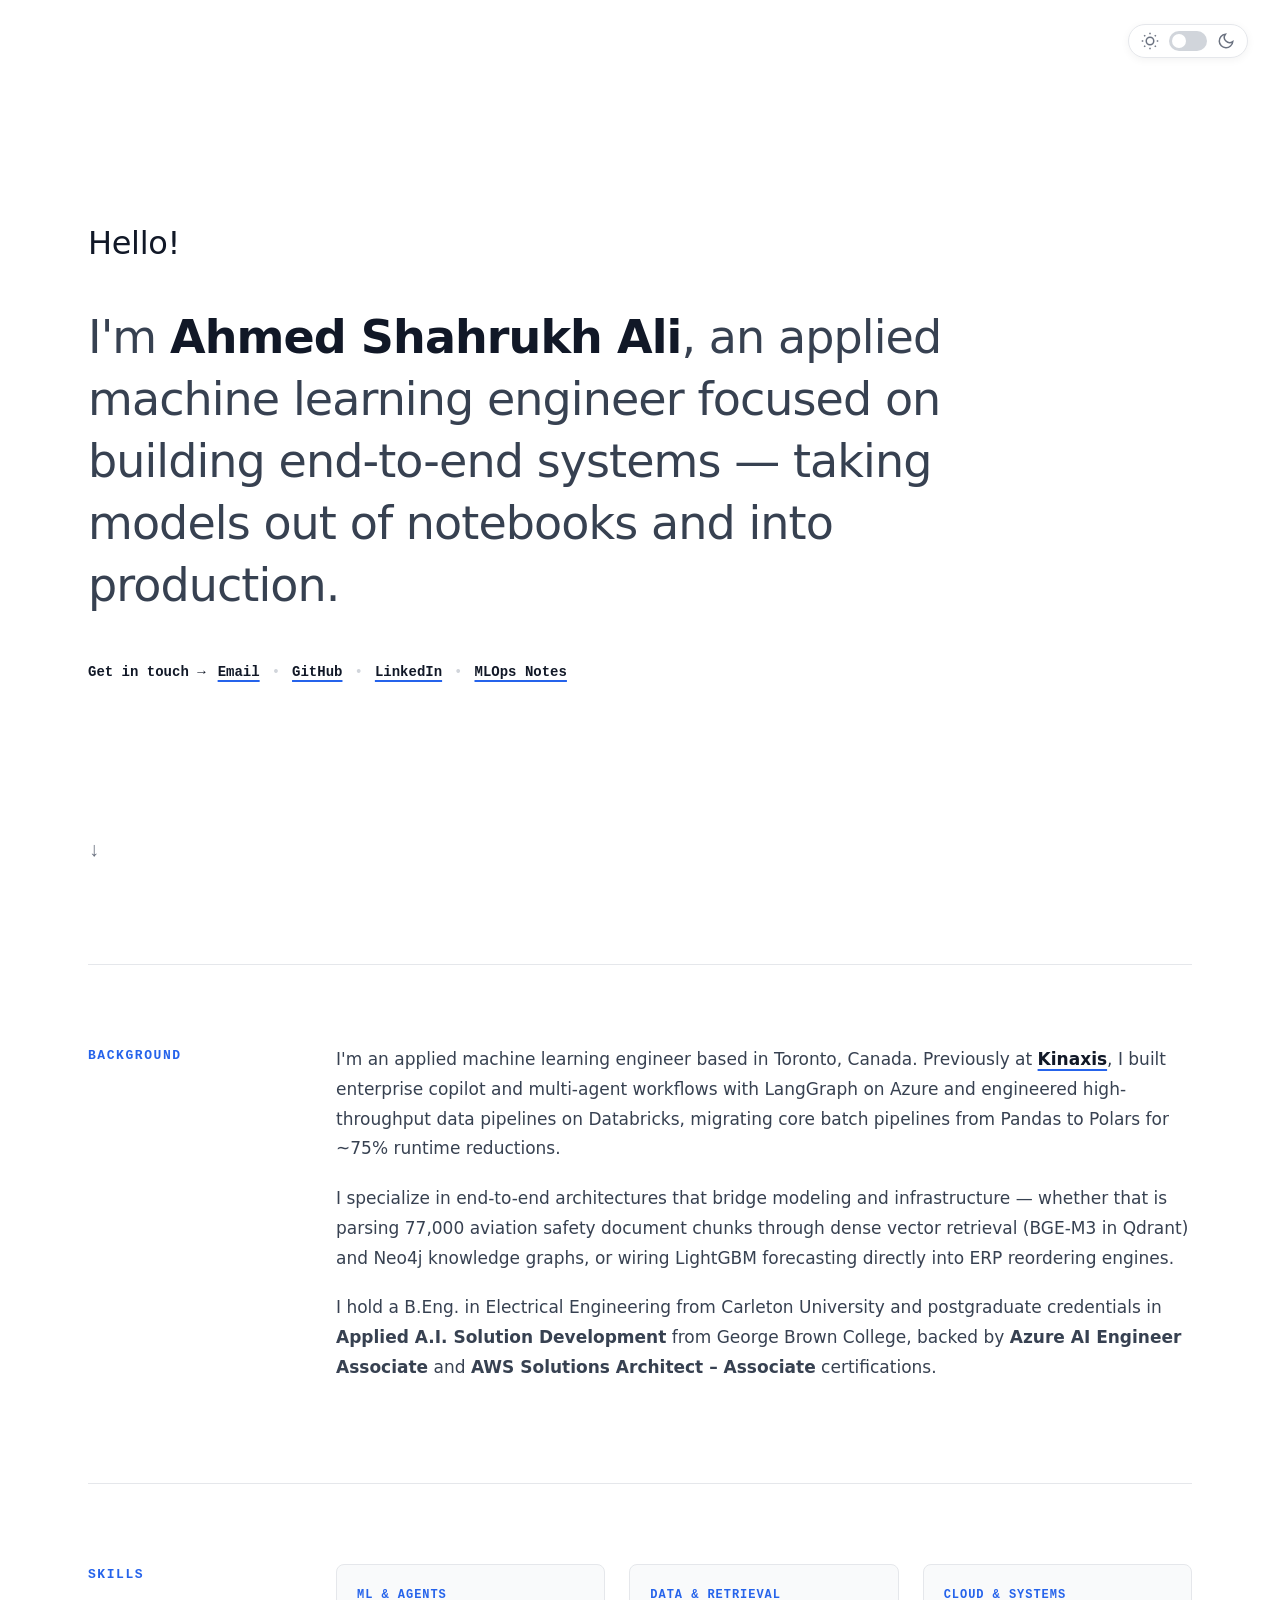
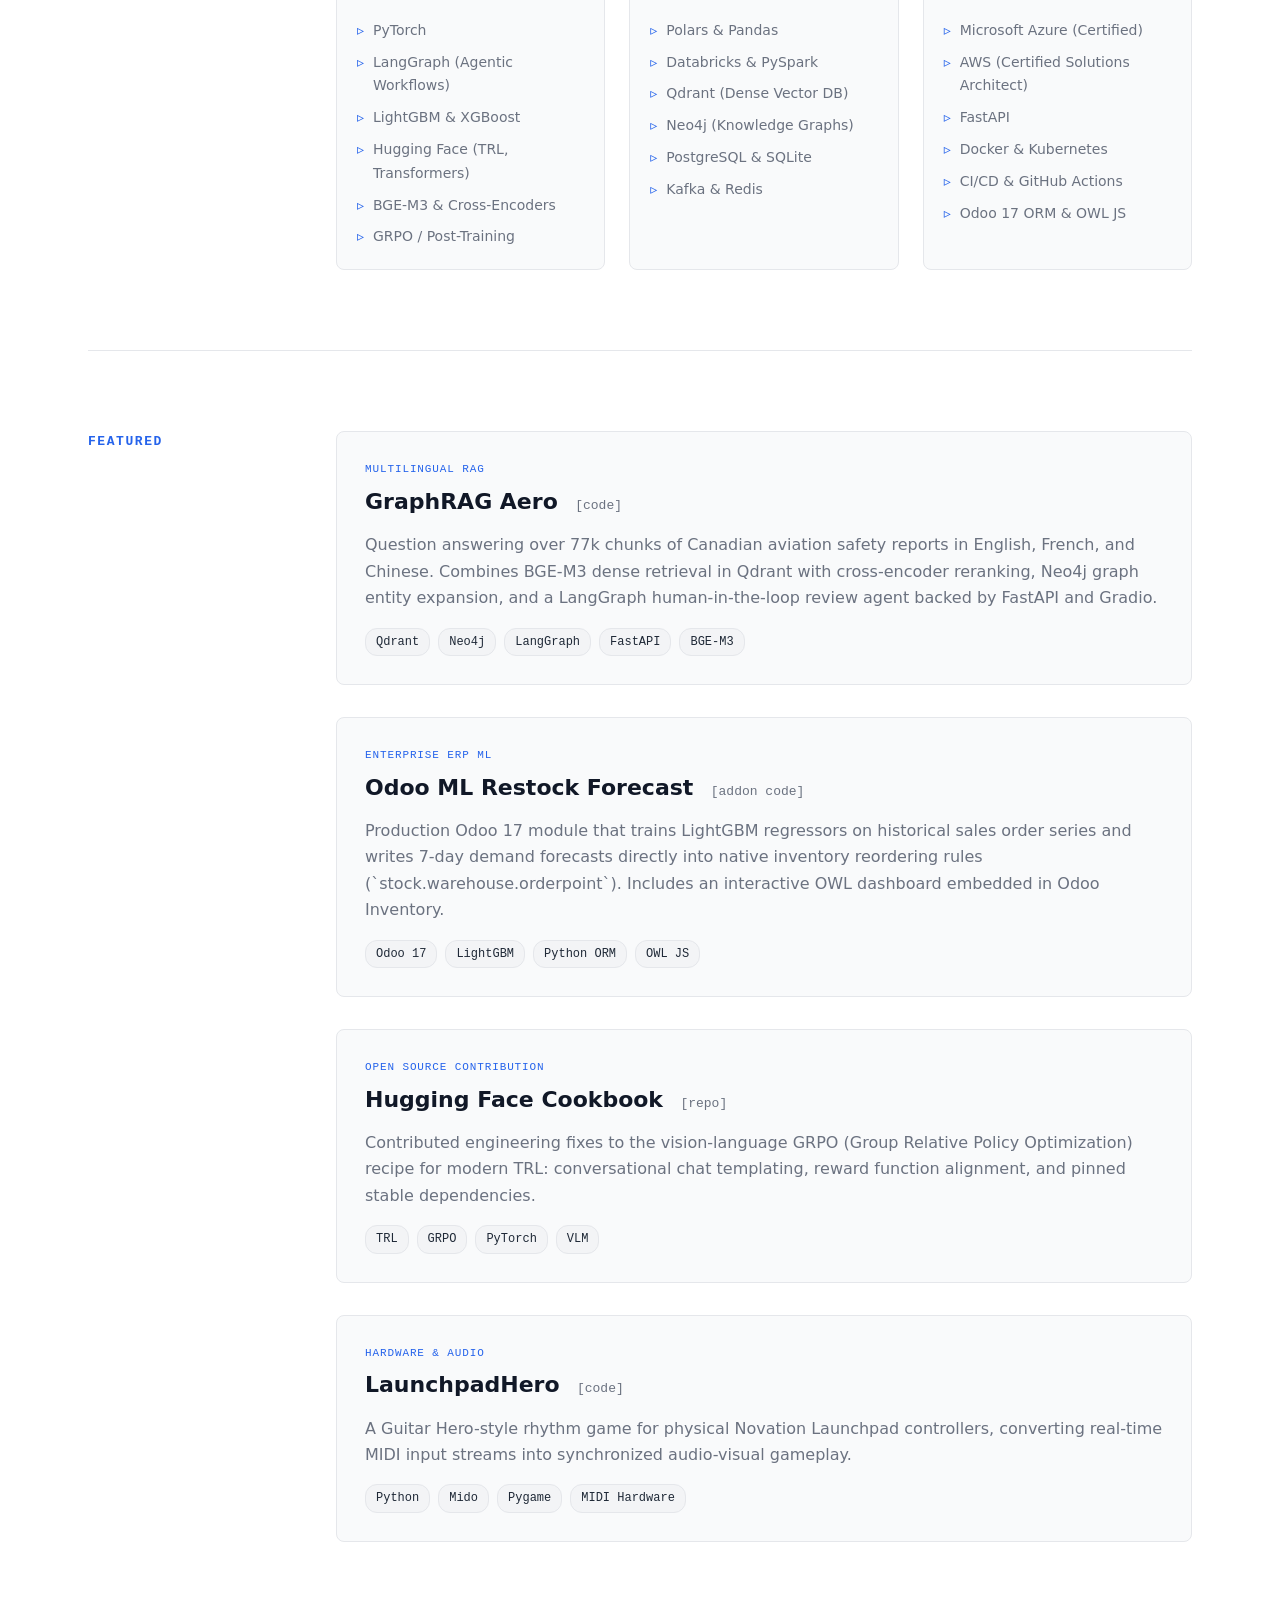
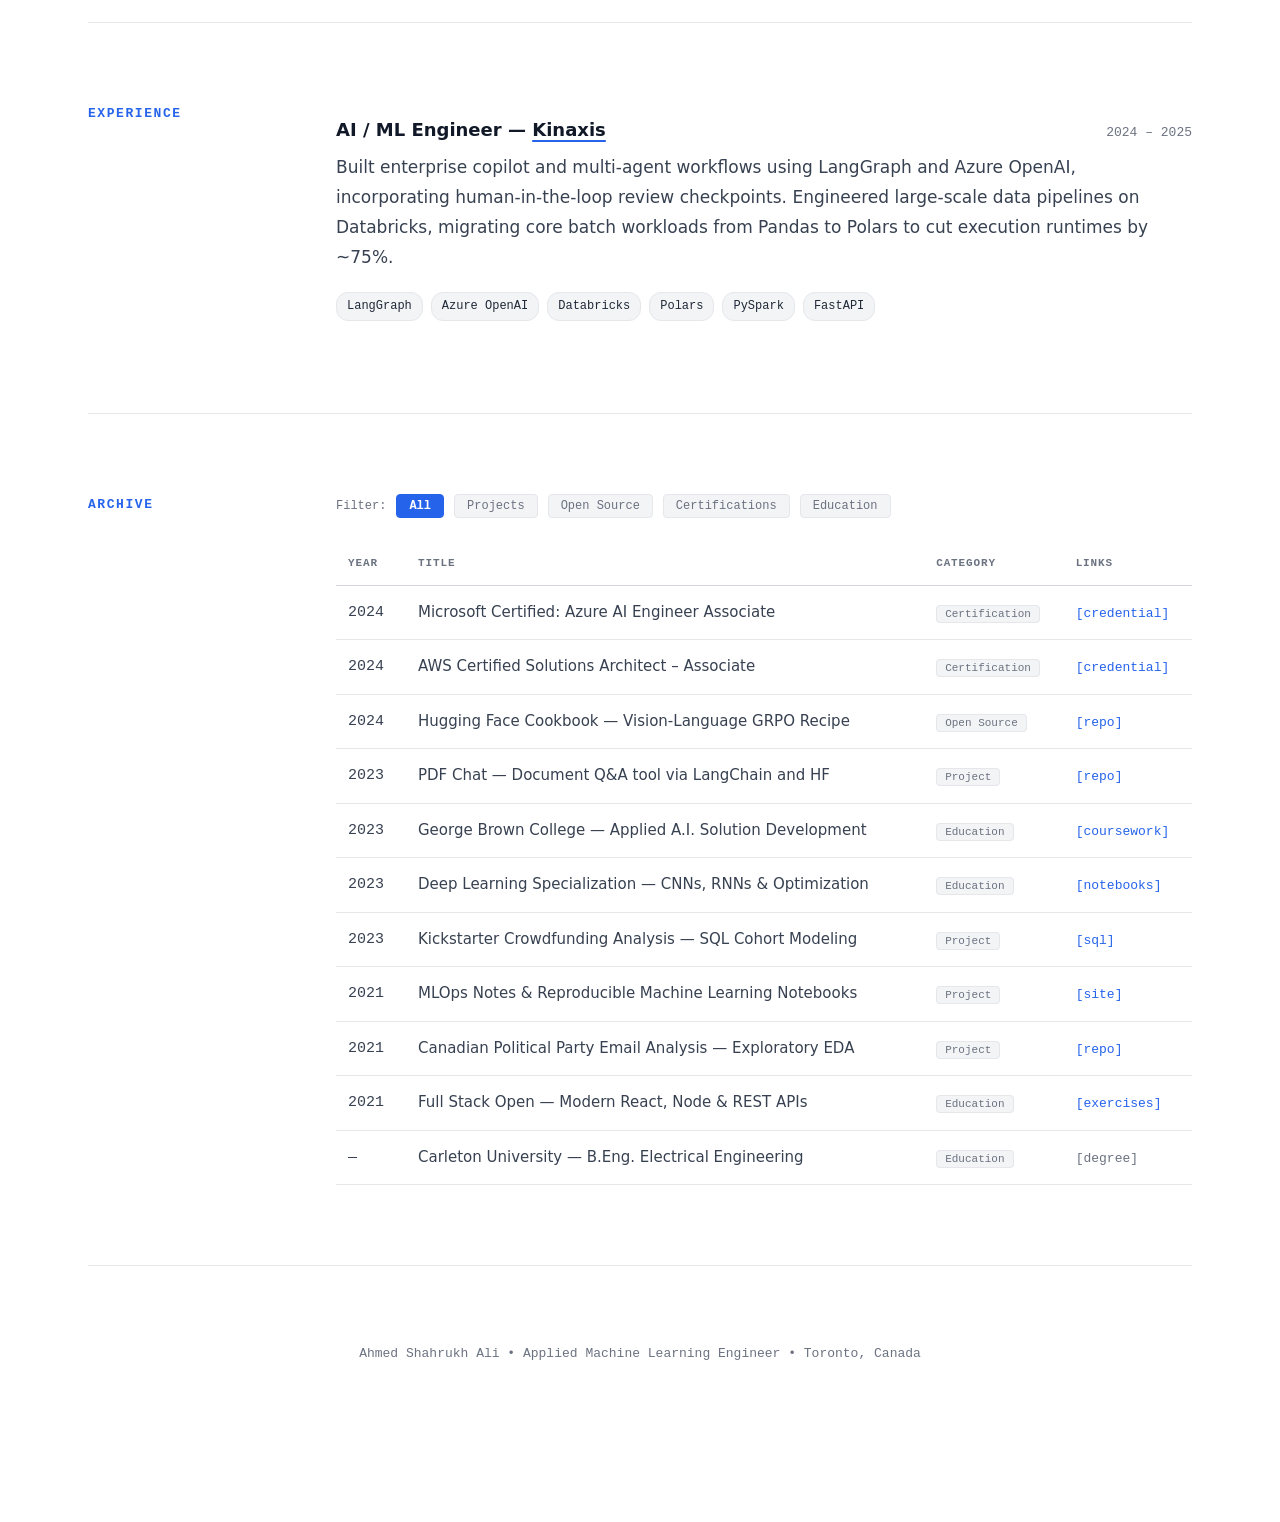
<file: index.html>
<!DOCTYPE html>
<html lang="en">
<head>
  <meta charset="utf-8">
  <meta name="viewport" content="width=device-width, initial-scale=1">
  <title>Ahmed Shahrukh Ali &mdash; Applied ML Engineer</title>
  <meta name="description" content="Applied machine learning engineer building end-to-end systems.">
  <link rel="icon" href="data:image/svg+xml,%3Csvg xmlns='http://www.w3.org/2000/svg' viewBox='0 0 32 32'%3E%3Crect width='32' height='32' rx='6' fill='%23222'/%3E%3Ctext x='16' y='23' font-family='Georgia,serif' font-size='20' text-anchor='middle' fill='%23fff'%3EA%3C/text%3E%3C/svg%3E">
  <link rel="stylesheet" href="style.css">
</head>
<body>

  <!-- Top-Right Dark / Light Mode Toggle Switch -->
  <aside class="theme-switch-wrapper" aria-label="Theme toggle">
    <svg class="theme-icon sun" viewBox="0 0 24 24" width="18" height="18" stroke="currentColor" stroke-width="2" fill="none">
      <circle cx="12" cy="12" r="5"></circle>
      <line x1="12" y1="1" x2="12" y2="3"></line>
      <line x1="12" y1="21" x2="12" y2="23"></line>
      <line x1="4.22" y1="4.22" x2="5.64" y2="5.64"></line>
      <line x1="18.36" y1="18.36" x2="19.78" y2="19.78"></line>
      <line x1="1" y1="12" x2="3" y2="12"></line>
      <line x1="21" y1="12" x2="23" y2="12"></line>
      <line x1="4.22" y1="19.78" x2="5.64" y2="18.36"></line>
      <line x1="18.36" y1="5.64" x2="19.78" y2="4.22"></line>
    </svg>
    <label class="switch" for="theme-toggle" aria-label="Toggle dark mode">
      <input type="checkbox" id="theme-toggle" />
      <span class="slider"></span>
    </label>
    <svg class="theme-icon moon" viewBox="0 0 24 24" width="18" height="18" stroke="currentColor" stroke-width="2" fill="none">
      <path d="M21 12.79A9 9 0 1 1 11.21 3 7 7 0 0 0 21 12.79z"></path>
    </svg>
  </aside>

  <div class="site-wrapper">

    <!-- 100vh Full Splash Hero Screen (Nothing else visible until you scroll) -->
    <header class="intro-splash" id="intro">
      <div class="intro-splash__inner">
        <h1 class="intro__hello">Hello!</h1>

        <h2 class="intro__tagline">
          I'm <span class="name">Ahmed Shahrukh Ali</span>, an applied machine learning engineer focused on building end-to-end systems &mdash; taking models out of notebooks and into production.
        </h2>

        <div class="intro__contact">
          <span class="contact-prompt">Get in touch &rarr;</span>
          <a href="mailto:ahmedshahrukhali@gmail.com" class="highlight-link">Email</a>
          <span class="dot">&bull;</span>
          <a href="https://github.com/ahmedshahrukhali" class="highlight-link" target="_blank" rel="noopener">GitHub</a>
          <span class="dot">&bull;</span>
          <a href="https://linkedin.com/in/ahmedshahrukhali" class="highlight-link" target="_blank" rel="noopener">LinkedIn</a>
          <span class="dot">&bull;</span>
          <a href="https://ahmedshahrukhali.github.io/mlops/" class="highlight-link" target="_blank" rel="noopener">MLOps Notes</a>
        </div>
      </div>

      <!-- Subtle scroll indicator -->
      <a href="#background" class="scroll-down" aria-label="Scroll to content">
        <span>&darr;</span>
      </a>
    </header>

    <!-- Main Content Flow (Appears only on scroll) -->
    <main class="content-flow">

      <!-- Section 1: Background -->
      <section class="section" id="background">
        <div class="section__title">Background</div>
        <div class="section__content">
          <p>
            I'm an applied machine learning engineer based in Toronto, Canada. Previously at <a href="https://www.kinaxis.com/" class="highlight-link" target="_blank" rel="noopener">Kinaxis</a>, I built enterprise copilot and multi-agent workflows with LangGraph on Azure and engineered high-throughput data pipelines on Databricks, migrating core batch pipelines from Pandas to Polars for ~75% runtime reductions.
          </p>
          <p>
            I specialize in end-to-end architectures that bridge modeling and infrastructure &mdash; whether that is parsing 77,000 aviation safety document chunks through dense vector retrieval (BGE-M3 in Qdrant) and Neo4j knowledge graphs, or wiring LightGBM forecasting directly into ERP reordering engines.
          </p>
          <p>
            I hold a B.Eng. in Electrical Engineering from Carleton University and postgraduate credentials in <strong>Applied A.I. Solution Development</strong> from George Brown College, backed by <strong>Azure AI Engineer Associate</strong> and <strong>AWS Solutions Architect &ndash; Associate</strong> certifications.
          </p>
        </div>
      </section>

      <!-- Section 2: Skills (3-Column Categorized Grid) -->
      <section class="section" id="skills">
        <div class="section__title">Skills</div>
        <div class="section__content">
          <div class="skill-grid">
            <div class="skill-col">
              <h3 class="skill-heading">ML &amp; Agents</h3>
              <ul>
                <li>PyTorch</li>
                <li>LangGraph (Agentic Workflows)</li>
                <li>LightGBM &amp; XGBoost</li>
                <li>Hugging Face (TRL, Transformers)</li>
                <li>BGE-M3 &amp; Cross-Encoders</li>
                <li>GRPO / Post-Training</li>
              </ul>
            </div>
            <div class="skill-col">
              <h3 class="skill-heading">Data &amp; Retrieval</h3>
              <ul>
                <li>Polars &amp; Pandas</li>
                <li>Databricks &amp; PySpark</li>
                <li>Qdrant (Dense Vector DB)</li>
                <li>Neo4j (Knowledge Graphs)</li>
                <li>PostgreSQL &amp; SQLite</li>
                <li>Kafka &amp; Redis</li>
              </ul>
            </div>
            <div class="skill-col">
              <h3 class="skill-heading">Cloud &amp; Systems</h3>
              <ul>
                <li>Microsoft Azure (Certified)</li>
                <li>AWS (Certified Solutions Architect)</li>
                <li>FastAPI</li>
                <li>Docker &amp; Kubernetes</li>
                <li>CI/CD &amp; GitHub Actions</li>
                <li>Odoo 17 ORM &amp; OWL JS</li>
              </ul>
            </div>
          </div>
        </div>
      </section>

      <!-- Section 3: Featured Projects -->
      <section class="section" id="featured">
        <div class="section__title">Featured</div>
        <div class="section__content">
          <div class="featured-list">

            <article class="featured-card">
              <div class="featured-header">
                <span class="featured-label">Multilingual RAG</span>
                <h3 class="featured-title"><a href="https://github.com/ahmedshahrukhali/graphrag-aero" target="_blank" rel="noopener">GraphRAG Aero</a></h3>
                <div class="featured-links">
                  <a href="https://github.com/ahmedshahrukhali/graphrag-aero" target="_blank" rel="noopener">[code]</a>
                </div>
              </div>
              <p>
                Question answering over 77k chunks of Canadian aviation safety reports in English, French, and Chinese. Combines BGE-M3 dense retrieval in Qdrant with cross-encoder reranking, Neo4j graph entity expansion, and a LangGraph human-in-the-loop review agent backed by FastAPI and Gradio.
              </p>
              <ul class="tag-list">
                <li>Qdrant</li>
                <li>Neo4j</li>
                <li>LangGraph</li>
                <li>FastAPI</li>
                <li>BGE-M3</li>
              </ul>
            </article>

            <article class="featured-card">
              <div class="featured-header">
                <span class="featured-label">Enterprise ERP ML</span>
                <h3 class="featured-title"><a href="https://github.com/ahmedshahrukhali/odoo-ml-forecast" target="_blank" rel="noopener">Odoo ML Restock Forecast</a></h3>
                <div class="featured-links">
                  <a href="https://github.com/ahmedshahrukhali/odoo-ml-forecast" target="_blank" rel="noopener">[addon code]</a>
                </div>
              </div>
              <p>
                Production Odoo 17 module that trains LightGBM regressors on historical sales order series and writes 7-day demand forecasts directly into native inventory reordering rules (`stock.warehouse.orderpoint`). Includes an interactive OWL dashboard embedded in Odoo Inventory.
              </p>
              <ul class="tag-list">
                <li>Odoo 17</li>
                <li>LightGBM</li>
                <li>Python ORM</li>
                <li>OWL JS</li>
              </ul>
            </article>

            <article class="featured-card">
              <div class="featured-header">
                <span class="featured-label">Open Source Contribution</span>
                <h3 class="featured-title"><a href="https://github.com/huggingface/cookbook" target="_blank" rel="noopener">Hugging Face Cookbook</a></h3>
                <div class="featured-links">
                  <a href="https://github.com/huggingface/cookbook" target="_blank" rel="noopener">[repo]</a>
                </div>
              </div>
              <p>
                Contributed engineering fixes to the vision-language GRPO (Group Relative Policy Optimization) recipe for modern TRL: conversational chat templating, reward function alignment, and pinned stable dependencies.
              </p>
              <ul class="tag-list">
                <li>TRL</li>
                <li>GRPO</li>
                <li>PyTorch</li>
                <li>VLM</li>
              </ul>
            </article>

            <article class="featured-card">
              <div class="featured-header">
                <span class="featured-label">Hardware &amp; Audio</span>
                <h3 class="featured-title"><a href="https://github.com/ahmedshahrukhali/LaunchpadHero" target="_blank" rel="noopener">LaunchpadHero</a></h3>
                <div class="featured-links">
                  <a href="https://github.com/ahmedshahrukhali/LaunchpadHero" target="_blank" rel="noopener">[code]</a>
                </div>
              </div>
              <p>
                A Guitar Hero-style rhythm game for physical Novation Launchpad controllers, converting real-time MIDI input streams into synchronized audio-visual gameplay.
              </p>
              <ul class="tag-list">
                <li>Python</li>
                <li>Mido</li>
                <li>Pygame</li>
                <li>MIDI Hardware</li>
              </ul>
            </article>

          </div>
        </div>
      </section>

      <!-- Section 4: Experience -->
      <section class="section" id="experience">
        <div class="section__title">Experience</div>
        <div class="section__content">
          <div class="job-item">
            <div class="job-meta">
              <h3 class="job-role">AI / ML Engineer &mdash; <a href="https://www.kinaxis.com/" class="highlight-link" target="_blank" rel="noopener">Kinaxis</a></h3>
              <span class="job-date">2024 &ndash; 2025</span>
            </div>
            <p class="job-desc">
              Built enterprise copilot and multi-agent workflows using LangGraph and Azure OpenAI, incorporating human-in-the-loop review checkpoints. Engineered large-scale data pipelines on Databricks, migrating core batch workloads from Pandas to Polars to cut execution runtimes by ~75%.
            </p>
            <ul class="tag-list" style="margin-top: 12px;">
              <li>LangGraph</li>
              <li>Azure OpenAI</li>
              <li>Databricks</li>
              <li>Polars</li>
              <li>PySpark</li>
              <li>FastAPI</li>
            </ul>
          </div>
        </div>
      </section>

      <!-- Section 5: Archive (with Filter Controls) -->
      <section class="section" id="archive">
        <div class="section__title">Archive</div>
        <div class="section__content">

          <div class="filter-bar">
            <span class="filter-label">Filter:</span>
            <button class="filter-btn active" data-filter="all">All</button>
            <button class="filter-btn" data-filter="project">Projects</button>
            <button class="filter-btn" data-filter="open source">Open Source</button>
            <button class="filter-btn" data-filter="certification">Certifications</button>
            <button class="filter-btn" data-filter="education">Education</button>
          </div>

          <table class="archive-table">
            <thead>
              <tr>
                <th>Year</th>
                <th>Title</th>
                <th>Category</th>
                <th>Links</th>
              </tr>
            </thead>
            <tbody id="archive-body">
              <tr data-tag="certification">
                <td class="archive-year">2024</td>
                <td class="archive-title">Microsoft Certified: Azure AI Engineer Associate</td>
                <td><span class="badge">Certification</span></td>
                <td class="archive-links"><a href="https://learn.microsoft.com/en-us/credentials/certifications/azure-ai-engineer/" target="_blank" rel="noopener">[credential]</a></td>
              </tr>
              <tr data-tag="certification">
                <td class="archive-year">2024</td>
                <td class="archive-title">AWS Certified Solutions Architect &ndash; Associate</td>
                <td><span class="badge">Certification</span></td>
                <td class="archive-links"><a href="https://aws.amazon.com/certification/certified-solutions-architect-associate/" target="_blank" rel="noopener">[credential]</a></td>
              </tr>
              <tr data-tag="open source">
                <td class="archive-year">2024</td>
                <td class="archive-title">Hugging Face Cookbook &mdash; Vision-Language GRPO Recipe</td>
                <td><span class="badge">Open Source</span></td>
                <td class="archive-links"><a href="https://github.com/huggingface/cookbook" target="_blank" rel="noopener">[repo]</a></td>
              </tr>
              <tr data-tag="project">
                <td class="archive-year">2023</td>
                <td class="archive-title">PDF Chat &mdash; Document Q&amp;A tool via LangChain and HF</td>
                <td><span class="badge">Project</span></td>
                <td class="archive-links"><a href="https://github.com/ahmedshahrukhali/PDFChatGradio" target="_blank" rel="noopener">[repo]</a></td>
              </tr>
              <tr data-tag="education">
                <td class="archive-year">2023</td>
                <td class="archive-title">George Brown College &mdash; Applied A.I. Solution Development</td>
                <td><span class="badge">Education</span></td>
                <td class="archive-links"><a href="https://github.com/ahmedshahrukhali/MLatGB" target="_blank" rel="noopener">[coursework]</a></td>
              </tr>
              <tr data-tag="education">
                <td class="archive-year">2023</td>
                <td class="archive-title">Deep Learning Specialization &mdash; CNNs, RNNs &amp; Optimization</td>
                <td><span class="badge">Education</span></td>
                <td class="archive-links"><a href="https://github.com/ahmedshahrukhali/AcademicProjects" target="_blank" rel="noopener">[notebooks]</a></td>
              </tr>
              <tr data-tag="project">
                <td class="archive-year">2023</td>
                <td class="archive-title">Kickstarter Crowdfunding Analysis &mdash; SQL Cohort Modeling</td>
                <td><span class="badge">Project</span></td>
                <td class="archive-links"><a href="https://github.com/ahmedshahrukhali/KickstarterSQL" target="_blank" rel="noopener">[sql]</a></td>
              </tr>
              <tr data-tag="project">
                <td class="archive-year">2021</td>
                <td class="archive-title">MLOps Notes &amp; Reproducible Machine Learning Notebooks</td>
                <td><span class="badge">Project</span></td>
                <td class="archive-links"><a href="https://ahmedshahrukhali.github.io/mlops/" target="_blank" rel="noopener">[site]</a></td>
              </tr>
              <tr data-tag="project">
                <td class="archive-year">2021</td>
                <td class="archive-title">Canadian Political Party Email Analysis &mdash; Exploratory EDA</td>
                <td><span class="badge">Project</span></td>
                <td class="archive-links"><a href="https://github.com/ahmedshahrukhali/sedna-exercise" target="_blank" rel="noopener">[repo]</a></td>
              </tr>
              <tr data-tag="education">
                <td class="archive-year">2021</td>
                <td class="archive-title">Full Stack Open &mdash; Modern React, Node &amp; REST APIs</td>
                <td><span class="badge">Education</span></td>
                <td class="archive-links"><a href="https://github.com/ahmedshahrukhali/fullstackopen" target="_blank" rel="noopener">[exercises]</a></td>
              </tr>
              <tr data-tag="education">
                <td class="archive-year">&mdash;</td>
                <td class="archive-title">Carleton University &mdash; B.Eng. Electrical Engineering</td>
                <td><span class="badge">Education</span></td>
                <td class="archive-links"><span style="color: var(--muted); font-family: var(--font-mono); font-size: 13px;">[degree]</span></td>
              </tr>
            </tbody>
          </table>

        </div>
      </section>

      <!-- Footer -->
      <footer class="footer">
        <p>Ahmed Shahrukh Ali &bull; Applied Machine Learning Engineer &bull; Toronto, Canada</p>
      </footer>

    </main>

  </div>

  <script>
    // Theme toggle (Defaults to Light mode, persists in localStorage)
    const toggle = document.getElementById('theme-toggle');
    const storedTheme = localStorage.getItem('theme');

    if (storedTheme === 'dark') {
      document.documentElement.classList.add('dark');
      toggle.checked = true;
    } else {
      document.documentElement.classList.remove('dark');
      toggle.checked = false;
    }

    toggle.addEventListener('change', () => {
      if (toggle.checked) {
        document.documentElement.classList.add('dark');
        localStorage.setItem('theme', 'dark');
      } else {
        document.documentElement.classList.remove('dark');
        localStorage.setItem('theme', 'light');
      }
    });

    // Archive category filtering
    const filterBtns = document.querySelectorAll('.filter-btn');
    const tableRows = document.querySelectorAll('#archive-body tr');

    filterBtns.forEach(btn => {
      btn.addEventListener('click', () => {
        filterBtns.forEach(b => b.classList.remove('active'));
        btn.classList.add('active');

        const filterVal = btn.getAttribute('data-filter');
        tableRows.forEach(row => {
          const tag = row.getAttribute('data-tag');
          if (filterVal === 'all' || tag === filterVal) {
            row.style.display = '';
          } else {
            row.style.display = 'none';
          }
        });
      });
    });
  </script>
</body>
</html>
</file>
<file: style.css>
/* ==========================================================================
   Base Theme Variables (Default Light Mode matching bchiang7 screenshot)
   ========================================================================== */
:root {
  --bg: #ffffff;
  --fg: #374151;
  --heading: #111827;
  --muted: #6b7280;
  --card-bg: #f9fafb;
  --card-hover: #f3f4f6;
  --border: #e5e7eb;
  --border-strong: #d1d5db;
  --accent: #2563eb;
  --accent-hover: #1d4ed8;
  --tag-bg: #f3f4f6;
  --tag-fg: #1f2937;
  --tag-border: #e5e7eb;
  --highlight-underline: #2563eb;
  --font-sans: system-ui, -apple-system, BlinkMacSystemFont, "Segoe UI", Roboto, Helvetica, Arial, sans-serif;
  --font-mono: ui-monospace, SFMono-Regular, "SF Mono", Menlo, Consolas, "Liberation Mono", monospace;
}

/* Optional Dark Mode (via html.dark toggle) */
html.dark {
  --bg: #0a1120;
  --fg: #cbd5e1;
  --heading: #f8fafc;
  --muted: #8492a6;
  --card-bg: #111c30;
  --card-hover: #16243d;
  --border: #1e2e4a;
  --border-strong: #2d4369;
  --accent: #38bdf8;
  --accent-hover: #7dd3fc;
  --tag-bg: #16243d;
  --tag-fg: #7dd3fc;
  --tag-border: #22375a;
  --highlight-underline: #38bdf8;
}

* { box-sizing: border-box; }
html { -webkit-text-size-adjust: 100%; scroll-behavior: smooth; }

body {
  margin: 0;
  background: var(--bg);
  color: var(--fg);
  font-family: var(--font-sans);
  font-size: 17px;
  line-height: 1.7;
  transition: background-color 0.2s ease, color 0.2s ease;
}

/* ==========================================================================
   Top-Right Fixed Theme Switcher (bchiang7.github.io style)
   ========================================================================== */
.theme-switch-wrapper {
  position: fixed;
  top: 24px;
  right: 32px;
  z-index: 1000;
  display: flex;
  align-items: center;
  gap: 10px;
  background: var(--bg);
  padding: 6px 12px;
  border-radius: 999px;
  border: 1px solid var(--border);
  box-shadow: 0 2px 8px rgba(0, 0, 0, 0.05);
}

.theme-icon {
  color: var(--muted);
  display: block;
}

.switch {
  position: relative;
  display: inline-block;
  width: 38px;
  height: 20px;
}

.switch input {
  opacity: 0;
  width: 0;
  height: 0;
}

.slider {
  position: absolute;
  cursor: pointer;
  top: 0;
  left: 0;
  right: 0;
  bottom: 0;
  background-color: var(--border-strong);
  transition: 0.2s;
  border-radius: 20px;
}

.slider:before {
  position: absolute;
  content: "";
  height: 14px;
  width: 14px;
  left: 3px;
  bottom: 3px;
  background-color: white;
  transition: 0.2s;
  border-radius: 50%;
}

input:checked + .slider {
  background-color: var(--accent);
}

input:checked + .slider:before {
  transform: translateX(18px);
}

/* ==========================================================================
   Full 100vh Splash Screen (bchiang7.github.io initial viewport)
   ========================================================================== */
.site-wrapper {
  width: 100%;
}

.intro-splash {
  height: 100vh;
  min-height: 600px;
  width: 100%;
  max-width: 1200px;
  margin: 0 auto;
  padding: 0 48px;
  display: flex;
  flex-direction: column;
  justify-content: center;
  position: relative;
}

.intro-splash__inner {
  display: flex;
  flex-direction: column;
  gap: 36px;
  max-width: 1000px;
}

.intro__hello {
  margin: 0;
  font-size: clamp(24px, 3vw, 32px);
  font-weight: 500;
  color: var(--heading);
  letter-spacing: -0.01em;
}

.intro__tagline {
  margin: 0;
  font-size: clamp(28px, 4vw, 46px);
  font-weight: 400;
  color: var(--fg);
  line-height: 1.35;
  letter-spacing: -0.02em;
}

.intro__tagline .name {
  font-weight: 700;
  color: var(--heading);
}

.intro__contact {
  font-family: var(--font-mono);
  font-size: 14px;
  display: flex;
  flex-wrap: wrap;
  align-items: center;
  gap: 12px;
  color: var(--muted);
  margin-top: 8px;
}

.contact-prompt {
  font-weight: 600;
  color: var(--heading);
}

.highlight-link {
  color: var(--heading);
  font-weight: 600;
  text-decoration: underline;
  text-decoration-thickness: 2px;
  text-underline-offset: 4px;
  text-decoration-color: var(--highlight-underline);
  transition: color 0.15s ease;
}
.highlight-link:hover {
  color: var(--accent);
}

.dot { color: var(--border-strong); }

.scroll-down {
  position: absolute;
  bottom: 32px;
  left: 48px;
  font-family: var(--font-mono);
  font-size: 20px;
  color: var(--muted);
  text-decoration: none;
  animation: bounce 2s infinite;
}
.scroll-down:hover { color: var(--accent); }

@keyframes bounce {
  0%, 20%, 50%, 80%, 100% { transform: translateY(0); }
  40% { transform: translateY(8px); }
  60% { transform: translateY(4px); }
}

/* ==========================================================================
   Full-Width Content Flow (Appears only on scroll)
   ========================================================================== */
.content-flow {
  max-width: 1200px;
  margin: 0 auto;
  padding: 64px 48px 120px;
}

/* Asymmetric 2-Column Section Layout */
.section {
  display: grid;
  grid-template-columns: 200px 1fr;
  gap: 48px;
  padding: 80px 0;
  border-top: 1px solid var(--border);
}

.section__title {
  font-family: var(--font-mono);
  font-size: 13px;
  font-weight: 700;
  letter-spacing: 0.12em;
  text-transform: uppercase;
  color: var(--accent);
  position: sticky;
  top: 48px;
  height: max-content;
}

.section__content {
  min-width: 0;
  max-width: 860px;
}

.section__content p {
  margin: 0 0 20px;
  font-size: 17px;
  line-height: 1.75;
  color: var(--fg);
}

/* ==========================================================================
   Skills Grid (3 Columns)
   ========================================================================== */
.skill-grid {
  display: grid;
  grid-template-columns: repeat(3, 1fr);
  gap: 24px;
}

.skill-col {
  background: var(--card-bg);
  border: 1px solid var(--border);
  border-radius: 8px;
  padding: 20px;
}

.skill-heading {
  margin: 0 0 14px;
  font-family: var(--font-mono);
  font-size: 12px;
  letter-spacing: 0.08em;
  text-transform: uppercase;
  color: var(--accent);
}

.skill-col ul {
  list-style: none;
  padding: 0;
  margin: 0;
  display: flex;
  flex-direction: column;
  gap: 8px;
}

.skill-col li {
  font-size: 14px;
  color: var(--muted);
  position: relative;
  padding-left: 16px;
}
.skill-col li::before {
  content: "▹";
  position: absolute;
  left: 0;
  color: var(--accent);
}

/* ==========================================================================
   Featured Project Cards
   ========================================================================== */
.featured-list {
  display: flex;
  flex-direction: column;
  gap: 32px;
}

.featured-card {
  background: var(--card-bg);
  border: 1px solid var(--border);
  border-radius: 8px;
  padding: 28px;
  transition: border-color 0.15s ease, background-color 0.15s ease;
}
.featured-card:hover {
  background: var(--card-hover);
  border-color: var(--border-strong);
}

.featured-header {
  margin-bottom: 12px;
}

.featured-label {
  display: block;
  font-family: var(--font-mono);
  font-size: 11px;
  letter-spacing: 0.08em;
  text-transform: uppercase;
  color: var(--accent);
  margin-bottom: 4px;
}

.featured-title {
  margin: 0;
  font-size: 22px;
  font-weight: 700;
  display: inline-block;
}
.featured-title a {
  color: var(--heading);
  text-decoration: none;
}
.featured-title a:hover {
  color: var(--accent);
  text-decoration: underline;
}

.featured-links {
  display: inline-block;
  margin-left: 12px;
  font-family: var(--font-mono);
  font-size: 13px;
}
.featured-links a {
  color: var(--muted);
  text-decoration: none;
}
.featured-links a:hover {
  color: var(--accent);
  text-decoration: underline;
}

.featured-card p {
  margin: 0 0 16px;
  font-size: 16px;
  color: var(--muted);
  line-height: 1.65;
}

.tag-list {
  list-style: none;
  padding: 0;
  margin: 0;
  display: flex;
  flex-wrap: wrap;
  gap: 8px;
}

.tag-list li {
  font-family: var(--font-mono);
  font-size: 12px;
  padding: 3px 10px;
  border-radius: 12px;
  background: var(--tag-bg);
  color: var(--tag-fg);
  border: 1px solid var(--tag-border);
}

/* ==========================================================================
   Experience
   ========================================================================== */
.job-item {
  padding: 12px 0;
}
.job-meta {
  display: flex;
  justify-content: space-between;
  align-items: baseline;
  margin-bottom: 8px;
}
.job-role {
  margin: 0;
  font-size: 18px;
  font-weight: 600;
  color: var(--heading);
}
.job-date {
  font-family: var(--font-mono);
  font-size: 13px;
  color: var(--muted);
}
.job-desc {
  font-size: 16px;
  color: var(--muted);
  margin: 0;
}
.todo { opacity: 0.5; }

/* ==========================================================================
   Archive Table & Filter Bar
   ========================================================================== */
.filter-bar {
  display: flex;
  align-items: center;
  gap: 10px;
  margin-bottom: 24px;
  font-family: var(--font-mono);
  font-size: 12px;
}
.filter-label { color: var(--muted); }

.filter-btn {
  background: var(--tag-bg);
  border: 1px solid var(--border);
  color: var(--muted);
  padding: 4px 12px;
  border-radius: 4px;
  cursor: pointer;
  font-family: var(--font-mono);
  font-size: 12px;
  transition: all 0.15s ease;
}
.filter-btn:hover {
  color: var(--heading);
  border-color: var(--border-strong);
}
.filter-btn.active {
  background: var(--accent);
  color: #ffffff;
  border-color: var(--accent);
  font-weight: 700;
}

.archive-table {
  width: 100%;
  border-collapse: collapse;
  font-size: 15px;
}
.archive-table th {
  text-align: left;
  font-family: var(--font-mono);
  font-size: 11px;
  letter-spacing: 0.08em;
  text-transform: uppercase;
  color: var(--muted);
  padding: 12px;
  border-bottom: 1px solid var(--border-strong);
}
.archive-table td {
  padding: 14px 12px;
  border-bottom: 1px solid var(--border);
  color: var(--fg);
}
.archive-year {
  font-family: var(--font-mono);
  color: var(--accent);
  width: 70px;
}
.archive-title { font-weight: 500; }
.badge {
  font-family: var(--font-mono);
  font-size: 11px;
  padding: 2px 8px;
  border-radius: 4px;
  background: var(--tag-bg);
  color: var(--muted);
  border: 1px solid var(--border);
}
.archive-links a {
  font-family: var(--font-mono);
  font-size: 13px;
  color: var(--accent);
  text-decoration: none;
}
.archive-links a:hover { text-decoration: underline; }

/* ==========================================================================
   Footer
   ========================================================================== */
.footer {
  text-align: center;
  padding: 64px 0 24px;
  font-family: var(--font-mono);
  font-size: 13px;
  color: var(--muted);
  border-top: 1px solid var(--border);
}

/* ==========================================================================
   Responsive (Tablets and Mobile)
   ========================================================================== */
@media (max-width: 900px) {
  .intro-splash { padding: 0 24px; }
  .content-flow { padding: 48px 24px 80px; }
  .section {
    grid-template-columns: 1fr;
    gap: 20px;
    padding: 60px 0;
  }
  .section__title { position: static; }
  .skill-grid { grid-template-columns: 1fr; }
  .theme-switch-wrapper { top: 16px; right: 16px; }
  .archive-table { font-size: 13px; }
}
</file>
